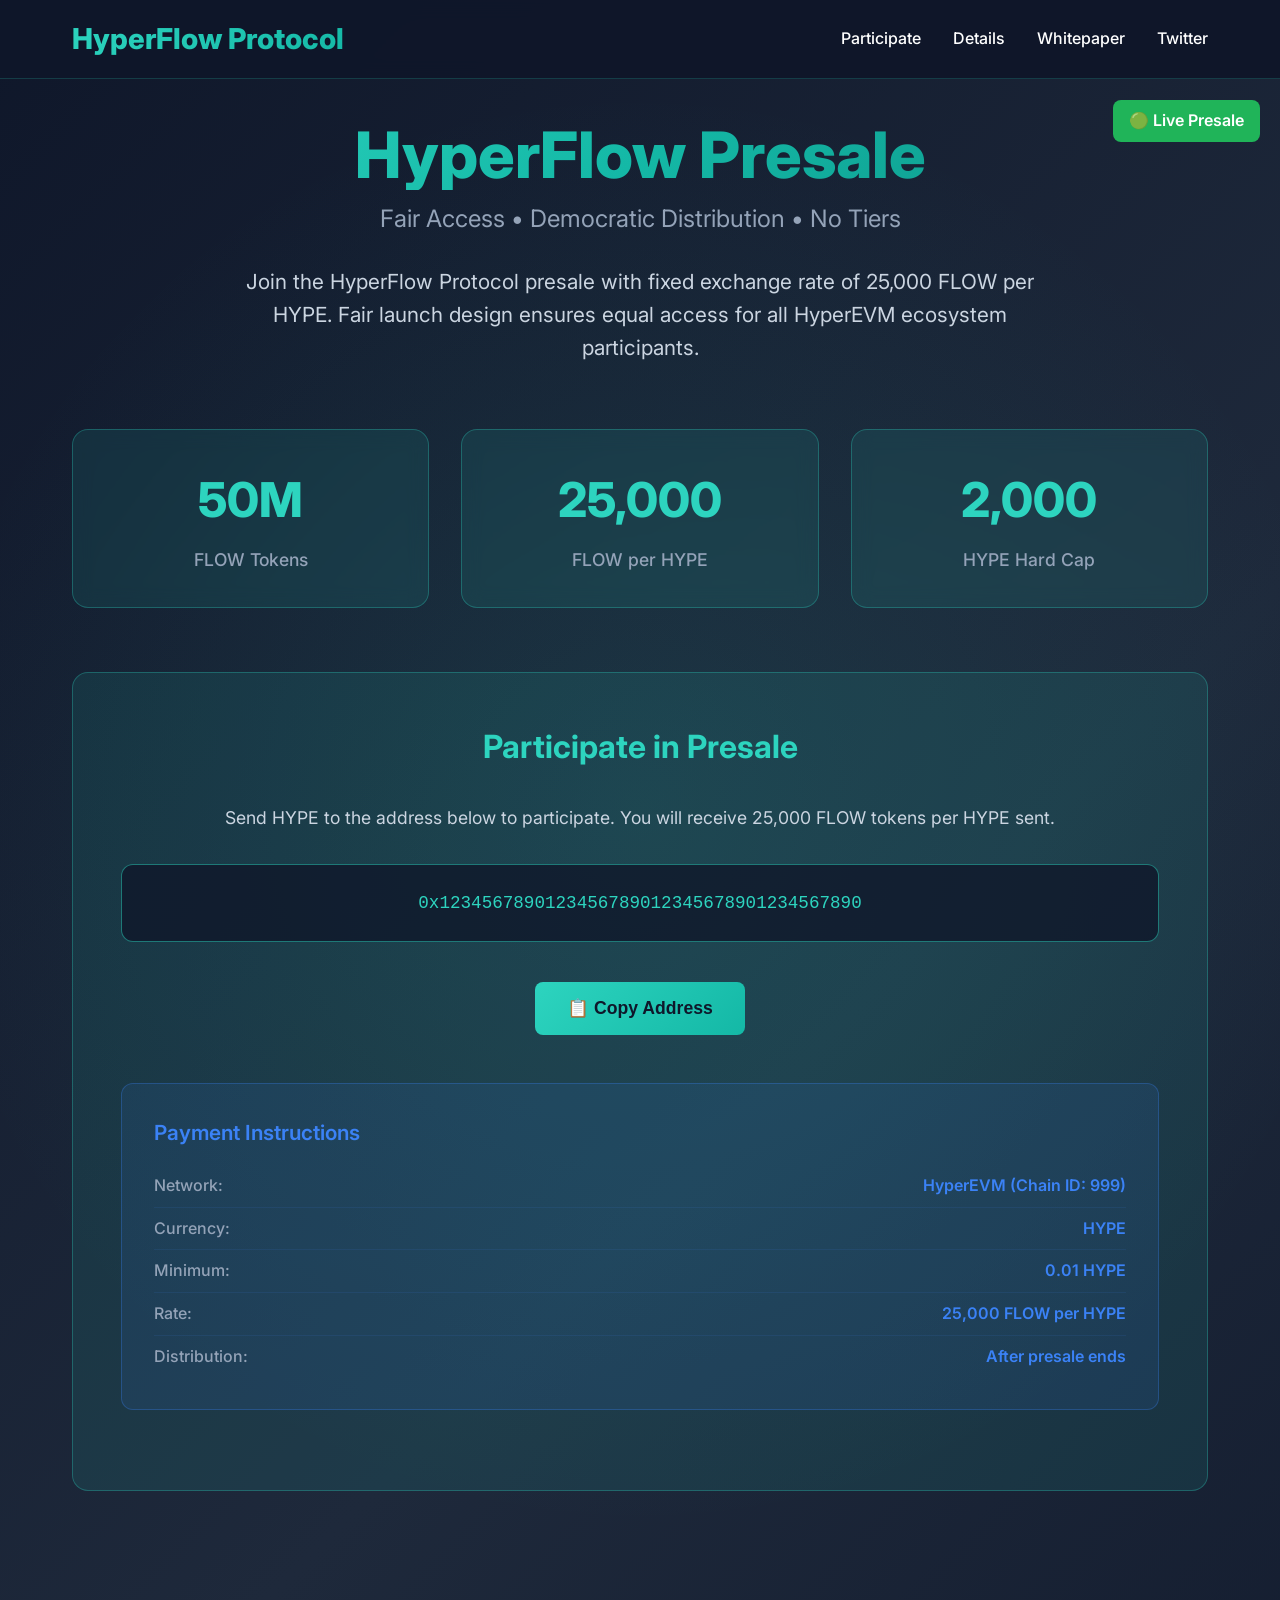
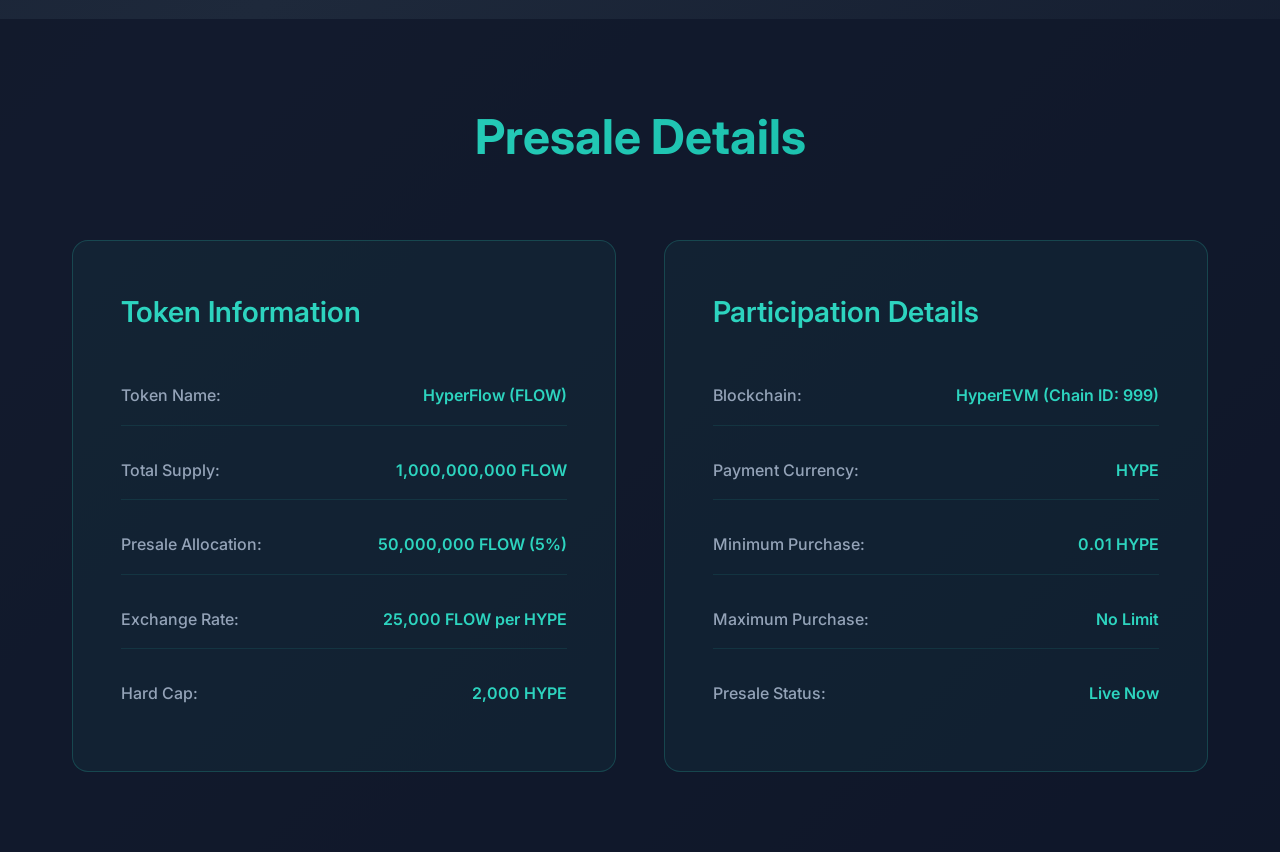
<file: index.html>
<!DOCTYPE html>
<html lang="en">
<head>
    <meta charset="UTF-8">
    <meta name="viewport" content="width=device-width, initial-scale=1.0">
    <title>HyperFlow Protocol - Presale</title>
    <link href="https://fonts.googleapis.com/css2?family=Inter:wght@300;400;500;600;700;800&display=swap" rel="stylesheet">
    <style>
        * { margin: 0; padding: 0; box-sizing: border-box; }
        body { 
            font-family: 'Inter', sans-serif; 
            background: linear-gradient(135deg, #0f172a 0%, #1e293b 50%, #0f172a 100%); 
            color: white; 
            min-height: 100vh; 
            line-height: 1.6;
        }
        .nav { 
            position: fixed; top: 0; left: 0; right: 0; 
            background: rgba(15, 23, 42, 0.95); 
            backdrop-filter: blur(10px);
            border-bottom: 1px solid rgba(45, 212, 191, 0.2); 
            z-index: 1000; padding: 1rem 0; 
        }
        .nav-container { 
            max-width: 1200px; margin: 0 auto; 
            display: flex; justify-content: space-between; align-items: center; 
            padding: 0 2rem; 
        }
        .logo { 
            font-size: 1.8rem; font-weight: 800; 
            background: linear-gradient(135deg, #2dd4bf, #14b8a6); 
            -webkit-background-clip: text; -webkit-text-fill-color: transparent; 
        }
        .nav-menu {
            display: flex;
            list-style: none;
            gap: 2rem;
            align-items: center;
        }
        .nav-menu a {
            color: white;
            text-decoration: none;
            font-weight: 500;
            transition: color 0.3s;
        }
        .nav-menu a:hover {
            color: #2dd4bf;
        }
        .hero { padding: 120px 0 80px; position: relative; overflow: hidden; }
        .hero-bg {
            position: absolute;
            top: 0; left: 0; right: 0; bottom: 0;
            background: radial-gradient(circle at 50% 50%, rgba(45, 212, 191, 0.1) 0%, transparent 70%);
            animation: pulse 4s ease-in-out infinite;
        }
        @keyframes pulse {
            0%, 100% { opacity: 0.5; }
            50% { opacity: 0.8; }
        }
        .container { max-width: 1200px; margin: 0 auto; padding: 0 2rem; }
        .hero-content { text-align: center; position: relative; z-index: 2; }
        .hero-title { font-size: 4rem; font-weight: 800; margin-bottom: 2rem; line-height: 1.1; }
        .title-main { 
            background: linear-gradient(135deg, #2dd4bf, #14b8a6, #0d9488); 
            -webkit-background-clip: text; -webkit-text-fill-color: transparent; 
            display: block; margin-bottom: 1rem; 
        }
        .title-sub { font-size: 1.5rem; color: #94a3b8; font-weight: 400; display: block; }
        .hero-desc { 
            font-size: 1.3rem; color: #cbd5e1; 
            max-width: 800px; margin: 0 auto 3rem; 
            line-height: 1.6;
        }
        .stats-grid { 
            display: grid; grid-template-columns: repeat(auto-fit, minmax(200px, 1fr)); 
            gap: 2rem; margin: 4rem 0; 
        }
        .stat-card { 
            text-align: center; padding: 2rem; 
            background: rgba(45, 212, 191, 0.1); 
            border: 1px solid rgba(45, 212, 191, 0.3); 
            border-radius: 16px; 
            backdrop-filter: blur(10px);
        }
        .stat-number { font-size: 3rem; font-weight: 800; color: #2dd4bf; margin-bottom: 0.5rem; }
        .stat-label { color: #94a3b8; font-size: 1.1rem; font-weight: 500; }
        
        .payment-section {
            background: rgba(45, 212, 191, 0.1);
            border: 1px solid rgba(45, 212, 191, 0.3);
            border-radius: 16px;
            padding: 3rem;
            margin: 3rem 0;
            text-align: center;
        }
        .payment-title {
            color: #2dd4bf;
            font-size: 2rem;
            margin-bottom: 2rem;
            font-weight: 700;
        }
        .payment-address {
            background: rgba(15, 23, 42, 0.8);
            border: 1px solid rgba(45, 212, 191, 0.5);
            border-radius: 12px;
            padding: 1.5rem;
            margin: 1.5rem 0;
            font-family: 'Courier New', monospace;
            font-size: 1.1rem;
            color: #2dd4bf;
            word-break: break-all;
            cursor: pointer;
            transition: all 0.3s;
        }
        .payment-address:hover {
            background: rgba(45, 212, 191, 0.1);
            transform: scale(1.02);
        }
        .copy-btn {
            background: linear-gradient(135deg, #2dd4bf, #14b8a6);
            color: #0f172a;
            border: none;
            padding: 1rem 2rem;
            font-size: 1.1rem;
            font-weight: 600;
            border-radius: 8px;
            cursor: pointer;
            transition: all 0.3s;
            margin: 1rem;
        }
        .copy-btn:hover {
            transform: translateY(-2px);
            box-shadow: 0 5px 15px rgba(45, 212, 191, 0.4);
        }
        .payment-info {
            background: rgba(59, 130, 246, 0.1);
            border: 1px solid rgba(59, 130, 246, 0.3);
            border-radius: 12px;
            padding: 2rem;
            margin: 2rem 0;
            text-align: left;
        }
        .info-title {
            color: #3b82f6;
            font-size: 1.3rem;
            font-weight: 600;
            margin-bottom: 1rem;
        }
        .info-list {
            list-style: none;
            padding: 0;
        }
        .info-list li {
            padding: 0.5rem 0;
            border-bottom: 1px solid rgba(59, 130, 246, 0.1);
            display: flex;
            justify-content: space-between;
        }
        .info-list li:last-child {
            border-bottom: none;
        }
        .info-label {
            color: #94a3b8;
            font-weight: 500;
        }
        .info-value {
            color: #3b82f6;
            font-weight: 600;
        }
        
        .details { padding: 80px 0; background: rgba(15, 23, 42, 0.8); }
        .section-title {
            font-size: 3rem;
            font-weight: 700;
            text-align: center;
            margin-bottom: 4rem;
            background: linear-gradient(135deg, #2dd4bf, #14b8a6);
            -webkit-background-clip: text;
            -webkit-text-fill-color: transparent;
        }
        .details-grid {
            display: grid;
            grid-template-columns: repeat(auto-fit, minmax(400px, 1fr));
            gap: 3rem;
        }
        .detail-card {
            background: rgba(45, 212, 191, 0.05);
            border: 1px solid rgba(45, 212, 191, 0.2);
            border-radius: 16px;
            padding: 3rem;
        }
        .detail-card h3 {
            color: #2dd4bf;
            font-size: 1.8rem;
            margin-bottom: 2rem;
            font-weight: 600;
        }
        .info-grid {
            display: flex;
            flex-direction: column;
            gap: 1rem;
        }
        .info-row {
            display: flex;
            justify-content: space-between;
            align-items: center;
            padding: 1rem 0;
            border-bottom: 1px solid rgba(45, 212, 191, 0.1);
        }
        .info-row:last-child {
            border-bottom: none;
        }
        .row-label {
            color: #94a3b8;
            font-weight: 500;
        }
        .row-value {
            color: #2dd4bf;
            font-weight: 600;
        }
        
        .status { 
            position: fixed; top: 100px; right: 20px; 
            background: rgba(34, 197, 94, 0.9); color: white; 
            padding: 0.5rem 1rem; border-radius: 8px; 
            font-weight: 600; z-index: 1001; 
        }
        
        .message {
            position: fixed;
            top: 50%;
            left: 50%;
            transform: translate(-50%, -50%);
            background: rgba(34, 197, 94, 0.95);
            color: white;
            padding: 1rem 2rem;
            border-radius: 12px;
            font-weight: 600;
            z-index: 10000;
            display: none;
            animation: fadeInOut 2s ease-in-out;
        }
        
        @keyframes fadeInOut {
            0%, 100% { opacity: 0; transform: translate(-50%, -50%) scale(0.8); }
            20%, 80% { opacity: 1; transform: translate(-50%, -50%) scale(1); }
        }
        
        @media (max-width: 768px) {
            .nav-menu { display: none; }
            .hero-title { font-size: 2.5rem; }
            .stats-grid { grid-template-columns: 1fr; gap: 1rem; }
            .details-grid { grid-template-columns: 1fr; }
            .container { padding: 0 1rem; }
            .payment-section { padding: 2rem 1rem; }
        }
    </style>
</head>
<body>
    <div class="status">🟢 Live Presale</div>
    <div id="copyMessage" class="message">Address Copied!</div>
    
    <nav class="nav">
        <div class="nav-container">
            <div class="logo">HyperFlow Protocol</div>
            <ul class="nav-menu">
                <li><a href="#payment">Participate</a></li>
                <li><a href="#details">Details</a></li>
                <li><a href="https://hyperflowprotocol.github.io" target="_blank">Whitepaper</a></li>
                <li><a href="https://x.com/hflow_protocol?s=21" target="_blank">Twitter</a></li>
            </ul>
        </div>
    </nav>

    <section class="hero">
        <div class="hero-bg"></div>
        <div class="container">
            <div class="hero-content">
                <h1 class="hero-title">
                    <span class="title-main">HyperFlow Presale</span>
                    <span class="title-sub">Fair Access • Democratic Distribution • No Tiers</span>
                </h1>
                <p class="hero-desc">
                    Join the HyperFlow Protocol presale with fixed exchange rate of 25,000 FLOW per HYPE. 
                    Fair launch design ensures equal access for all HyperEVM ecosystem participants.
                </p>
                
                <div class="stats-grid">
                    <div class="stat-card">
                        <div class="stat-number">50M</div>
                        <div class="stat-label">FLOW Tokens</div>
                    </div>
                    <div class="stat-card">
                        <div class="stat-number">25,000</div>
                        <div class="stat-label">FLOW per HYPE</div>
                    </div>
                    <div class="stat-card">
                        <div class="stat-number">2,000</div>
                        <div class="stat-label">HYPE Hard Cap</div>
                    </div>
                </div>

                <div id="payment" class="payment-section">
                    <h2 class="payment-title">Participate in Presale</h2>
                    <p style="color: #cbd5e1; margin-bottom: 2rem; font-size: 1.1rem;">
                        Send HYPE to the address below to participate. You will receive 25,000 FLOW tokens per HYPE sent.
                    </p>
                    
                    <div class="payment-address" onclick="copyAddress()" id="presaleAddress">
                        0x1234567890123456789012345678901234567890
                    </div>
                    
                    <button class="copy-btn" onclick="copyAddress()">
                        📋 Copy Address
                    </button>
                    
                    <div class="payment-info">
                        <h3 class="info-title">Payment Instructions</h3>
                        <ul class="info-list">
                            <li>
                                <span class="info-label">Network:</span>
                                <span class="info-value">HyperEVM (Chain ID: 999)</span>
                            </li>
                            <li>
                                <span class="info-label">Currency:</span>
                                <span class="info-value">HYPE</span>
                            </li>
                            <li>
                                <span class="info-label">Minimum:</span>
                                <span class="info-value">0.01 HYPE</span>
                            </li>
                            <li>
                                <span class="info-label">Rate:</span>
                                <span class="info-value">25,000 FLOW per HYPE</span>
                            </li>
                            <li>
                                <span class="info-label">Distribution:</span>
                                <span class="info-value">After presale ends</span>
                            </li>
                        </ul>
                    </div>
                </div>
            </div>
        </div>
    </section>

    <section id="details" class="details">
        <div class="container">
            <h2 class="section-title">Presale Details</h2>
            
            <div class="details-grid">
                <div class="detail-card">
                    <h3>Token Information</h3>
                    <div class="info-grid">
                        <div class="info-row">
                            <span class="row-label">Token Name:</span>
                            <span class="row-value">HyperFlow (FLOW)</span>
                        </div>
                        <div class="info-row">
                            <span class="row-label">Total Supply:</span>
                            <span class="row-value">1,000,000,000 FLOW</span>
                        </div>
                        <div class="info-row">
                            <span class="row-label">Presale Allocation:</span>
                            <span class="row-value">50,000,000 FLOW (5%)</span>
                        </div>
                        <div class="info-row">
                            <span class="row-label">Exchange Rate:</span>
                            <span class="row-value">25,000 FLOW per HYPE</span>
                        </div>
                        <div class="info-row">
                            <span class="row-label">Hard Cap:</span>
                            <span class="row-value">2,000 HYPE</span>
                        </div>
                    </div>
                </div>

                <div class="detail-card">
                    <h3>Participation Details</h3>
                    <div class="info-grid">
                        <div class="info-row">
                            <span class="row-label">Blockchain:</span>
                            <span class="row-value">HyperEVM (Chain ID: 999)</span>
                        </div>
                        <div class="info-row">
                            <span class="row-label">Payment Currency:</span>
                            <span class="row-value">HYPE</span>
                        </div>
                        <div class="info-row">
                            <span class="row-label">Minimum Purchase:</span>
                            <span class="row-value">0.01 HYPE</span>
                        </div>
                        <div class="info-row">
                            <span class="row-label">Maximum Purchase:</span>
                            <span class="row-value">No Limit</span>
                        </div>
                        <div class="info-row">
                            <span class="row-label">Presale Status:</span>
                            <span class="row-value">Live Now</span>
                        </div>
                    </div>
                </div>
            </div>
        </div>
    </section>

    <script>
        console.log('HyperFlow Presale - Payment Address Version');
        
        const presaleAddress = '0x1234567890123456789012345678901234567890';
        
        function copyAddress() {
            navigator.clipboard.writeText(presaleAddress).then(function() {
                showMessage();
            }).catch(function(err) {
                // Fallback for older browsers
                const textArea = document.createElement('textarea');
                textArea.value = presaleAddress;
                document.body.appendChild(textArea);
                textArea.select();
                document.execCommand('copy');
                document.body.removeChild(textArea);
                showMessage();
            });
        }
        
        function showMessage() {
            const message = document.getElementById('copyMessage');
            message.style.display = 'block';
            setTimeout(() => {
                message.style.display = 'none';
            }, 2000);
        }
        
        // Click to copy functionality
        document.getElementById('presaleAddress').addEventListener('click', copyAddress);
        
        console.log('HyperFlow Presale initialized - Address copy functionality ready');
    </script>
</body>
</html>
</file>
